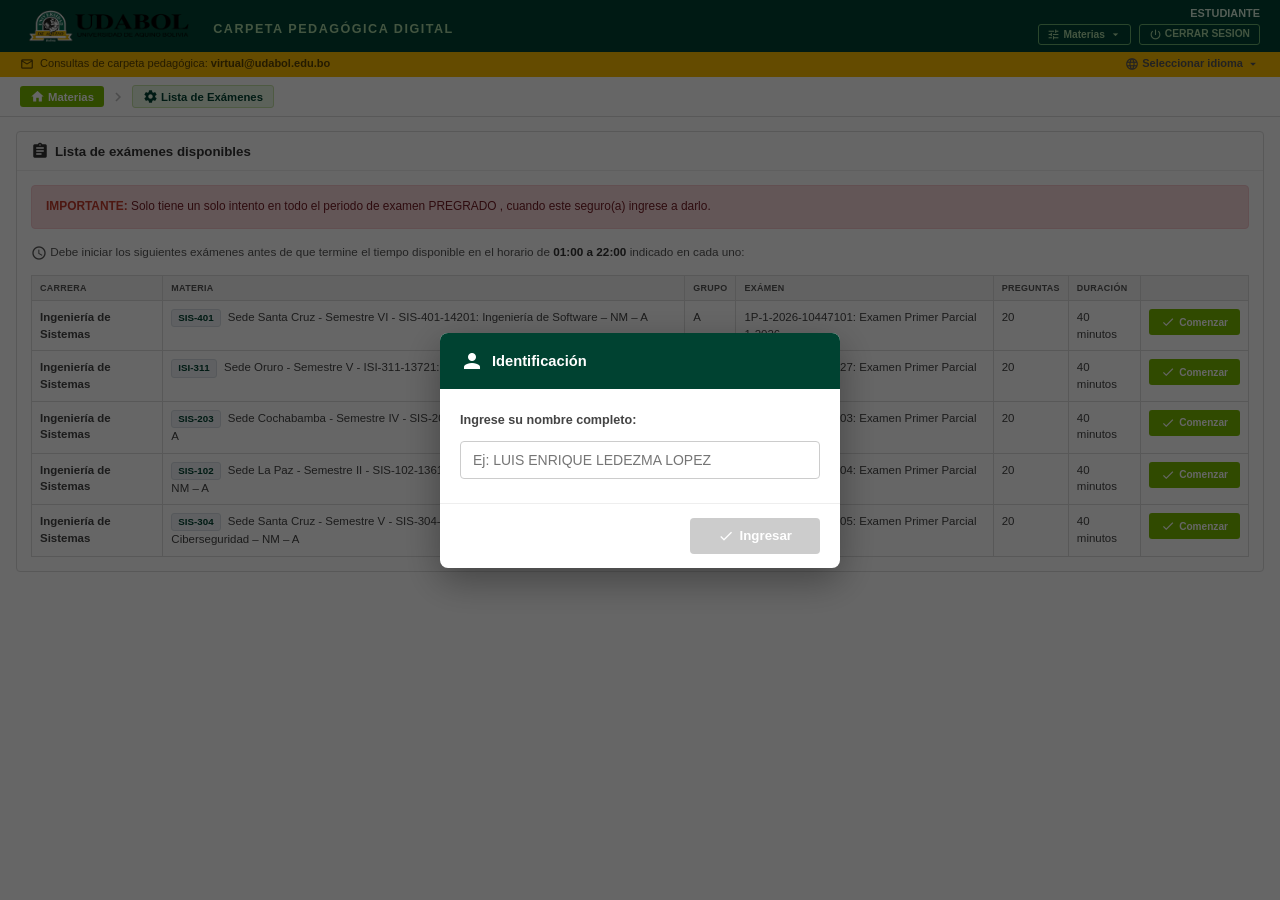
<file: index.html>
<!DOCTYPE html>
<html lang="es">
<head>
    <meta charset="UTF-8">
    <meta name="viewport" content="width=device-width, initial-scale=1.0">
    <title>Lista de Exámenes | UDABOL</title>
    <link href="https://fonts.googleapis.com/icon?family=Material+Icons" rel="stylesheet">
    <link href="https://fonts.googleapis.com/css2?family=Roboto:wght@400;500;700&display=swap" rel="stylesheet">
    <link rel="stylesheet" href="stile.css">
    <script src="data/examData.js"></script>
    <style>
        *, *::before, *::after { box-sizing: border-box; margin: 0; padding: 0; }
        body {
            font-family: -apple-system, BlinkMacSystemFont, "Segoe UI", Arial, sans-serif;
            font-size: 14px;
            background: #ffffff;
            color: #333333;
            min-height: 100vh;
        }

        /* ── TOP BAR ── */
        .topbar {
            background-color: #004231;
            color: #fff;
            display: flex;
            justify-content: space-between;
            align-items: center;
            padding: 7px 20px;
            gap: 12px;
        }
        .topbar-left  { display: flex; align-items: center; gap: 16px; }
        .topbar-right { display: flex; align-items: center; }
        .logo-box {
            background: transparent;
            border-radius: 3px;
            padding: 3px 8px;
            display: flex;
            align-items: center;
        }
        .logo-img { height: 32px; width: auto; display: block; object-fit: contain; }
        .topbar-center-title {
            font-size: 0.9em;
            font-weight: 700;
            letter-spacing: 1.5px;
            color: #a8d5a2;
            margin-top: 5px;
        }
        .topbar-userblock {
            display: flex;
            flex-direction: column;
            align-items: flex-end;
            gap: 3px;
        }
        .topbar-username {
            font-size: 0.78em;
            font-weight: 700;
            color: #d4edda;
            line-height: 1.2;
            text-align: right;
        }
        .btn-cerrar-sesion {
            background: transparent;
            border: 1px solid #6aaf6e;
            color: #a8d5a2;
            border-radius: 3px;
            padding: 3px 9px;
            font-size: 0.73em;
            font-weight: 700;
            cursor: pointer;
            white-space: nowrap;
        }

        /* ── ALERT BAR ── */
        .alertbar {
            background-color: #fcbb00;
            border-bottom: 1px solid #fcbb00;
            padding: 5px 20px;
            display: flex;
            justify-content: space-between;
            align-items: center;
            font-size: 0.79em;
            color: #5a4300;
            flex-wrap: wrap;
            gap: 6px;
        }
        .alertbar a { color: #5a4300; font-weight: 700; text-decoration: none; }
        .alertbar-lang { cursor: pointer; font-weight: 700; color: #555; white-space: nowrap; }

        /* ── BREADCRUMB ── */
        .breadcrumb-bar {
            background: #fff;
            border-bottom: 1px solid #ddd;
            padding: 8px 20px;
            display: flex;
            align-items: center;
            flex-wrap: wrap;
            gap: 5px;
            font-size: 0.81em;
        }
        .crumb {
            padding: 3px 10px;
            border-radius: 3px;
            font-weight: 600;
            white-space: nowrap;
            display: inline-flex;
            align-items: center;
            gap: 3px;
        }
        .crumb-green  { background: #79ba01; color: #fff; }
        .crumb-active { background: #e8f5e1; color: #004231; border: 1px solid #c5e1a5; }
        .crumb-sep    { color: #bbb; font-size: 18px !important; vertical-align: middle; }
        .crumb-icon   { font-size: 15px !important; }

        /* ── CARD ── */
        .start-body { padding: 14px 16px; }
        .start-card {
            background: #fff;
            border: 1px solid #ddd;
            border-radius: 4px;
            overflow: hidden;
        }
        .start-card-header {
            padding: 10px 14px;
            font-size: 0.95em;
            font-weight: 700;
            color: #333;
            border-bottom: 1px solid #eee;
            display: flex;
            align-items: center;
            gap: 6px;
        }
        .start-card-content { padding: 14px; }

        /* Aviso rojo */
        .start-important {
            background: #f8d7da;
            border: 1px solid #f5c6cb;
            border-radius: 4px;
            padding: 12px 14px;
            font-size: 0.85em;
            color: #721c24;
            line-height: 1.5;
            margin-bottom: 14px;
        }
        .start-important strong { color: #c0392b; }

        /* Horario */
        .start-horario {
            font-size: 0.84em;
            color: #555;
            line-height: 1.55;
            margin-bottom: 14px;
        }
        .start-horario strong { color: #333; }

        /* Tabla */
        .start-table-wrap { overflow-x: auto; }
        .start-exam-table {
            width: 100%;
            border-collapse: collapse;
            font-size: 0.82em;
        }
        .start-exam-table th {
            background: #f5f5f5;
            border: 1px solid #ddd;
            padding: 7px 8px;
            text-align: left;
            font-weight: 700;
            color: #555;
            font-size: 0.78em;
            text-transform: uppercase;
            letter-spacing: 0.3px;
            white-space: nowrap;
        }
        .start-exam-table td {
            border: 1px solid #ddd;
            padding: 8px 8px;
            color: #444;
            vertical-align: top;
            line-height: 1.45;
        }

        /* Botón Comenzar */
        .btn-comenzar {
            background: #79ba01;
            color: #fff;
            border: none;
            border-radius: 3px;
            padding: 6px 12px;
            font-size: 0.88em;
            font-weight: 600;
            cursor: pointer;
            white-space: nowrap;
            display: inline-flex;
            align-items: center;
            gap: 4px;
        }
        .btn-comenzar:hover { background: #6aa500; }

        .hidden { display: none !important; }

        /* ── MODAL NOMBRE ── */
        .name-modal-bg {
            position: fixed; inset: 0;
            background: rgba(0,0,0,0.6);
            display: flex; align-items: center; justify-content: center;
            z-index: 5000; padding: 16px;
        }
        .name-modal {
            background: #fff; border-radius: 8px;
            max-width: 400px; width: 100%;
            box-shadow: 0 12px 38px rgba(0,0,0,0.35);
            overflow: hidden;
            animation: nmIn 0.25s ease;
        }
        @keyframes nmIn { from{transform:scale(0.9);opacity:0} to{transform:scale(1);opacity:1} }
        .name-modal-header {
            background: #004231; color: #fff;
            padding: 16px 20px; font-size: 1.05em;
            font-weight: 700; display: flex; align-items: center; gap: 8px;
        }
        .name-modal-body {
            padding: 24px 20px;
            display: flex; flex-direction: column; gap: 14px;
        }
        .name-modal-body label {
            font-size: 0.9em; color: #444; font-weight: 600;
        }
        .name-modal-body input {
            width: 100%; padding: 10px 12px;
            border: 1px solid #ccc; border-radius: 4px;
            font-size: 1em; outline: none;
        }
        .name-modal-body input:focus {
            border-color: #79ba01; box-shadow: 0 0 0 2px rgba(121,186,1,0.2);
        }
        .name-modal-footer {
            padding: 14px 20px; border-top: 1px solid #eee;
            display: flex; justify-content: flex-end;
        }
        .btn-guardar-nombre {
            background: #79ba01; color: #fff;
            border: none; border-radius: 4px;
            padding: 10px 28px; font-size: 0.95em;
            font-weight: 700; cursor: pointer;
            display: flex; align-items: center; gap: 6px;
        }
        .btn-guardar-nombre:hover { background: #6aa500; }
        .btn-guardar-nombre:disabled { background: #ccc; cursor: not-allowed; }

        

        /* ── RESPONSIVE MOBILE ── */
        @media (max-width: 600px) {
            .topbar-center-title { display: none; }
            .topbar { padding: 6px 10px; }
            .topbar-username {
                max-width: 150px; font-size: 0.74em;
                overflow: hidden; text-overflow: ellipsis; white-space: nowrap;
            }
            .alertbar {
                flex-direction: column; align-items: flex-start;
                font-size: 0.75em; padding: 5px 10px;
            }
            .breadcrumb-bar { padding: 7px 10px; font-size: 0.75em; }
            .start-body { padding: 10px; }
            .start-card-header { font-size: 0.9em; }
            .start-card-content { padding: 10px; }
            .start-important { font-size: 0.82em; }
            .start-horario { font-size: 0.8em; }
            .start-exam-table { font-size: 0.75em; }
            .start-exam-table td,
            .start-exam-table th { padding: 6px 5px; }
        }
    </style>
</head>
<body>

<!-- TOP BAR -->
<div class="topbar">
    <div class="topbar-left">
        <div class="logo-box">
            <img src="udabol-logo.png" alt="UDABOL" class="logo-img">
        </div>
        <span class="topbar-center-title">CARPETA PEDAGÓGICA DIGITAL</span>
    </div>
    <div class="topbar-right">
        <div class="topbar-userblock">
            <span class="topbar-username" id="topbar-username">ESTUDIANTE</span>
            <div class="topbar-actions-row">
                <div class="dropdown-anchor">
                    <button class="btn-select-carrera" id="btn-select-carrera" onclick="toggleConfigDropdown(event)" title="Configurar Carrera y Materias a mostrar">
                        <span class="material-icons" style="font-size:13px;vertical-align:middle;">tune</span>
                        <span id="btn-career-name">Materias</span>
                        <span class="material-icons" style="font-size:13px;vertical-align:middle;">arrow_drop_down</span>
                    </button>
                    <!-- PANEL DESPLEGABLE CON FORMULARIO ANIDADO Y SWITCHES -->
                    <div id="config-dropdown" class="config-dropdown hidden" onclick="event.stopPropagation()">
                        <div class="config-dropdown-header">
                            <span class="config-dropdown-title">
                                <span class="material-icons" style="font-size:17px;vertical-align:middle;">tune</span>
                                CARRERA Y MATERIAS
                            </span>
                            <button class="config-btn-close" onclick="closeConfigDropdown()" title="Cerrar">
                                <span class="material-icons" style="font-size:18px;">close</span>
                            </button>
                        </div>
                        <div class="config-dropdown-body">
                            <div>
                                <div class="config-section-label">
                                    <span class="material-icons" style="font-size:15px;vertical-align:middle;">school</span>
                                    1. Seleccionar Carrera:
                                </div>
                                <div class="career-pill-grid" id="career-pill-grid">
                                    <!-- 6 Carreras renderizadas interactivamente -->
                                </div>
                            </div>
                            <div>
                                <div class="config-section-label" style="margin-top:4px;">
                                    <span class="material-icons" style="font-size:15px;vertical-align:middle;">toggle_on</span>
                                    2. Materias a mostrar en la tabla:
                                </div>
                                <div class="config-toolbar">
                                    <span>Visibles: <strong id="enabled-subjects-count" style="color:#004231;">5</strong> de <span id="total-career-subjects">5</span></span>
                                    <div>
                                        <button type="button" class="config-link-btn" onclick="setAllCurrentSubjects(true)">Todas</button>
                                        <span style="color:#bbb;">|</span>
                                        <button type="button" class="config-link-btn" onclick="setAllCurrentSubjects(false)">Ninguna</button>
                                    </div>
                                </div>
                                <div class="config-subjects-list" id="config-subjects-list">
                                    <!-- Switches generados por JS -->
                                </div>
                            </div>
                        </div>
                        <div class="config-dropdown-footer">
                            <span style="font-size:0.75em;color:#777;">Los cambios se aplican al instante</span>
                            <button type="button" class="btn-aplicar-config" onclick="closeConfigDropdown()">
                                LISTO
                            </button>
                        </div>
                    </div>
                </div>
                <button class="btn-cerrar-sesion" onclick="cerrarSesion()">
                    <span class="material-icons" style="font-size:13px;vertical-align:middle;">power_settings_new</span>
                    CERRAR SESION
                </button>
            </div>
        </div>
    </div>
</div>

<!-- BARRA AMARILLA -->
<div class="alertbar">
    <span>
        <span class="material-icons" style="font-size:14px;vertical-align:middle;margin-right:3px;">mail_outline</span>
        Consultas de carpeta pedagógica:
        <a href="mailto:virtual@udabol.edu.bo">virtual@udabol.edu.bo</a>
    </span>
    <span class="alertbar-lang">
        <span class="material-icons" style="font-size:14px;vertical-align:middle;">language</span>
        Seleccionar idioma
        <span class="material-icons" style="font-size:14px;vertical-align:middle;">arrow_drop_down</span>
    </span>
</div>

<!-- BREADCRUMB -->
<div class="breadcrumb-bar">
    <span class="crumb crumb-green">
        <span class="material-icons crumb-icon">home</span> Materias
    </span>
    <span class="material-icons crumb-sep">chevron_right</span>
    <span class="crumb crumb-active">
        <span class="material-icons crumb-icon">settings</span> Lista de Exámenes
    </span>
</div>

<!-- CARD DE EXÁMENES -->
<div class="start-body">
    <div class="start-card">
        <div class="start-card-header">
            <span class="material-icons" style="font-size:18px;vertical-align:middle;">assignment</span>
            Lista de exámenes disponibles
        </div>
        <div class="start-card-content">
            <div class="start-important">
                <strong>IMPORTANTE:</strong> Solo tiene un solo intento en todo el periodo de examen PREGRADO , cuando este seguro(a) ingrese a darlo.
            </div>

            <p class="start-horario">
                <span class="material-icons" style="font-size:16px;vertical-align:middle;">schedule</span>
                Debe iniciar los siguientes exámenes antes de que termine el tiempo disponible en el horario de <strong>01:00 a 22:00</strong> indicado en cada uno:
            </p>
            <div class="start-table-wrap">
                <table class="start-exam-table">
                    <thead>
                        <tr>
                            <th>CARRERA</th>
                            <th>MATERIA</th>
                            <th>GRUPO</th>
                            <th>EXÁMEN</th>
                            <th>PREGUNTAS</th>
                            <th>DURACIÓN</th>
                            <th></th>
                        </tr>
                    </thead>
                    <tbody id="exam-table-body">
                        <!-- Materias filtradas renderizadas dinámicamente -->
                    </tbody>
                </table>
            </div>
        </div>
    </div>
</div>

<!-- MODAL NOMBRE -->
<div id="name-modal" class="name-modal-bg hidden">
    <div class="name-modal">
        <div class="name-modal-header">
            <span class="material-icons">person</span> Identificación
        </div>
        <div class="name-modal-body">
            <label for="input-nombre">Ingrese su nombre completo:</label>
            <input type="text" id="input-nombre" placeholder="Ej: LUIS ENRIQUE LEDEZMA LOPEZ" autocomplete="name" maxlength="60">
        </div>
        <div class="name-modal-footer">
            <button class="btn-guardar-nombre" id="btn-guardar-nombre" onclick="guardarNombre()" disabled>
                <span class="material-icons" style="font-size:16px;">check</span> Ingresar
            </button>
        </div>
    </div>
</div>

<script>
const NAME_KEY = 'udabol_user_name';
const CAREER_KEY = 'udabol_selected_career_id';
const SUBJECT_KEY = 'udabol_selected_subject_id';
const VISIBLE_KEY = 'udabol_visible_subjects';

let currentCareerId = localStorage.getItem(CAREER_KEY) || 'sistemas';
let visibleSubjectsMap = {};

try {
    const raw = localStorage.getItem(VISIBLE_KEY);
    visibleSubjectsMap = raw ? JSON.parse(raw) : {};
} catch(e) { visibleSubjectsMap = {}; }

function isSubjectVisible(subjectId) {
    if (visibleSubjectsMap[subjectId] !== undefined) {
        return visibleSubjectsMap[subjectId];
    }
    return true; // Por defecto visible
}

function saveVisibleSubjects() {
    localStorage.setItem(VISIBLE_KEY, JSON.stringify(visibleSubjectsMap));
}

/* ── Control del Dropdown ── */
function toggleConfigDropdown(e) {
    if (e) e.stopPropagation();
    const dropdown = document.getElementById('config-dropdown');
    dropdown.classList.toggle('hidden');
    if (!dropdown.classList.contains('hidden')) {
        renderCareerPills();
        renderDropdownSubjectSwitches();
    }
}

function closeConfigDropdown() {
    const dropdown = document.getElementById('config-dropdown');
    if (dropdown) dropdown.classList.add('hidden');
}

// Cerrar si se hace clic fuera del menú
document.addEventListener('click', (e) => {
    const dropdown = document.getElementById('config-dropdown');
    const btn = document.getElementById('btn-select-carrera');
    if (dropdown && !dropdown.classList.contains('hidden')) {
        if (!dropdown.contains(e.target) && (!btn || !btn.contains(e.target))) {
            closeConfigDropdown();
        }
    }
});

function getCareersList() {
    if (typeof UDABOL_EXAM_DATA !== 'undefined' && UDABOL_EXAM_DATA && UDABOL_EXAM_DATA.carreras) {
        return UDABOL_EXAM_DATA.carreras;
    }
    if (typeof window !== 'undefined' && window.UDABOL_EXAM_DATA && window.UDABOL_EXAM_DATA.carreras) {
        return window.UDABOL_EXAM_DATA.carreras;
    }
    return [];
}

/* ── Renderizado de Carreras (Pills Interactivas) ── */
function renderCareerPills() {
    const grid = document.getElementById('career-pill-grid');
    const carreras = getCareersList();
    if (!grid || !carreras.length) return;

    grid.innerHTML = '';
    carreras.forEach(carrera => {
        const btn = document.createElement('button');
        btn.type = 'button';
        btn.className = 'career-pill-btn' + (carrera.id === currentCareerId ? ' active' : '');
        btn.innerHTML = `
            <span class="material-icons career-pill-icon">${carrera.icono}</span>
            <span>${carrera.nombre}</span>
        `;
        btn.onclick = () => selectCareer(carrera.id);
        grid.appendChild(btn);
    });
}

function selectCareer(newCareerId) {
    currentCareerId = newCareerId;
    localStorage.setItem(CAREER_KEY, newCareerId);
    renderCareerPills();
    renderDropdownSubjectSwitches();
    renderSubjectsTable();
}

/* ── Switches de materias en Dropdown ── */
function renderDropdownSubjectSwitches() {
    const list = document.getElementById('config-subjects-list');
    const carrera = getCareerById(currentCareerId);
    if (!list || !carrera) return;

    list.innerHTML = '';
    let visibleCount = 0;

    carrera.subjects.forEach(subject => {
        const isChecked = isSubjectVisible(subject.id);
        if (isChecked) visibleCount++;

        const row = document.createElement('div');
        row.className = 'config-subject-row';
        row.innerHTML = `
            <div class="config-subject-info">
                <span class="config-subject-title">
                    <span class="materia-tag-code">${subject.codigo}</span>
                    ${subject.nombre}
                </span>
                <span class="config-subject-sub">${subject.semestre} – Grupo ${subject.grupo}</span>
            </div>
            <label class="udabol-switch" title="Mostrar u ocultar materia en la lista">
                <input type="checkbox" id="switch-${subject.id}" ${isChecked ? 'checked' : ''} onchange="onToggleSubject('${subject.id}', this.checked)">
                <span class="udabol-slider"></span>
            </label>
        `;
        list.appendChild(row);
    });

    const countEl = document.getElementById('enabled-subjects-count');
    const totalEl = document.getElementById('total-career-subjects');
    if (countEl) countEl.textContent = visibleCount;
    if (totalEl) totalEl.textContent = carrera.subjects.length;
}

function onToggleSubject(subjectId, isChecked) {
    visibleSubjectsMap[subjectId] = isChecked;
    saveVisibleSubjects();

    const carrera = getCareerById(currentCareerId);
    if (carrera) {
        let visibleCount = 0;
        carrera.subjects.forEach(s => {
            if (isSubjectVisible(s.id)) visibleCount++;
        });
        const countEl = document.getElementById('enabled-subjects-count');
        if (countEl) countEl.textContent = visibleCount;
    }

    renderSubjectsTable();
}

function setAllCurrentSubjects(enable) {
    const carrera = getCareerById(currentCareerId);
    if (!carrera) return;

    carrera.subjects.forEach(s => {
        visibleSubjectsMap[s.id] = enable;
    });
    saveVisibleSubjects();
    renderDropdownSubjectSwitches();
    renderSubjectsTable();
}

/* ── Renderizado de la tabla de exámenes ── */
function renderSubjectsTable() {
    const tbody = document.getElementById('exam-table-body');
    const carrera = getCareerById(currentCareerId);
    if (!tbody || !carrera) return;

    // Mantener el botón de la barra superior discreto
    const btnName = document.getElementById('btn-career-name');
    if (btnName) btnName.textContent = 'Materias';

    tbody.innerHTML = '';
    const visibleSubjects = carrera.subjects.filter(s => isSubjectVisible(s.id));

    if (visibleSubjects.length === 0) {
        tbody.innerHTML = `
            <tr>
                <td colspan="7" style="text-align:center; padding: 32px 14px; background:#fafbfa; color:#666;">
                    <span class="material-icons" style="font-size:34px; color:#bbb; display:block; margin-bottom:6px;">filter_alt_off</span>
                    No hay materias habilitadas para mostrar en <strong>${carrera.nombre}</strong>.<br>
                    <button type="button" class="config-link-btn" onclick="toggleConfigDropdown(event)" style="margin-top:8px; font-size:0.95em;">
                        Abrir menú para habilitar materias
                    </button>
                </td>
            </tr>
        `;
        return;
    }

    visibleSubjects.forEach(subject => {
        const tr = document.createElement('tr');
        tr.innerHTML = `
            <td><strong>${carrera.nombre}</strong></td>
            <td>
                <span class="materia-tag-code">${subject.codigo}</span>
                ${subject.sede} - ${subject.semestre} - ${subject.siglaCompleta}
            </td>
            <td>${subject.grupo}</td>
            <td>${subject.examen}</td>
            <td>${subject.preguntasCount}</td>
            <td>${subject.duracion}</td>
            <td>
                <button class="btn-comenzar" onclick="comenzarExamenSubject('${subject.id}')">
                    <span class="material-icons" style="font-size:14px;vertical-align:middle;">check</span> Comenzar
                </button>
            </td>
        `;
        tbody.appendChild(tr);
    });
}

function comenzarExamenSubject(subjectId) {
    localStorage.setItem(SUBJECT_KEY, subjectId);
    localStorage.setItem(CAREER_KEY, currentCareerId);
    localStorage.setItem('udabol_start_ts', String(Date.now()));
    localStorage.setItem('udabol_exam_started', 'true');
    // Limpiar estado previo para un nuevo intento limpio
    localStorage.removeItem('udabol_exam_state_' + subjectId);
    localStorage.removeItem('udabol_exam_state');
    window.location.href = 'examen.html';
}

function guardarNombre() {
    const input = document.getElementById('input-nombre');
    const nombre = input.value.trim().toUpperCase();
    if (!nombre) return;
    localStorage.setItem(NAME_KEY, nombre);
    document.getElementById('topbar-username').textContent = nombre;
    document.getElementById('name-modal').classList.add('hidden');
}

function cerrarSesion() {
    localStorage.removeItem(NAME_KEY);
    localStorage.removeItem('udabol_start_ts');
    localStorage.removeItem('udabol_exam_started');
    localStorage.removeItem('udabol_exam_state');
    localStorage.removeItem(SUBJECT_KEY);
    window.location.reload();
}

// Al cargar la página
window.addEventListener('DOMContentLoaded', () => {
    // Inicializar dropdown y materias
    renderCareerPills();
    renderSubjectsTable();

    const savedName = localStorage.getItem(NAME_KEY);
    if (savedName) {
        document.getElementById('topbar-username').textContent = savedName;
    } else {
        document.getElementById('name-modal').classList.remove('hidden');
    }
    // Habilitar botón cuando hay texto
    const inp = document.getElementById('input-nombre');
    const btn = document.getElementById('btn-guardar-nombre');
    inp.addEventListener('input', () => {
        btn.disabled = inp.value.trim().length === 0;
    });
    inp.addEventListener('keydown', (e) => {
        if (e.key === 'Enter' && inp.value.trim()) guardarNombre();
    });
});
</script>

<!-- Service Worker -->
<script>
if ('serviceWorker' in navigator) {
    window.addEventListener('load', () => {
        navigator.serviceWorker.register('./sw.js')
            .then(r => console.log('SW registrado:', r.scope))
            .catch(e => console.log('SW error:', e));
    });
}
</script>
</body>
</html>
</file>
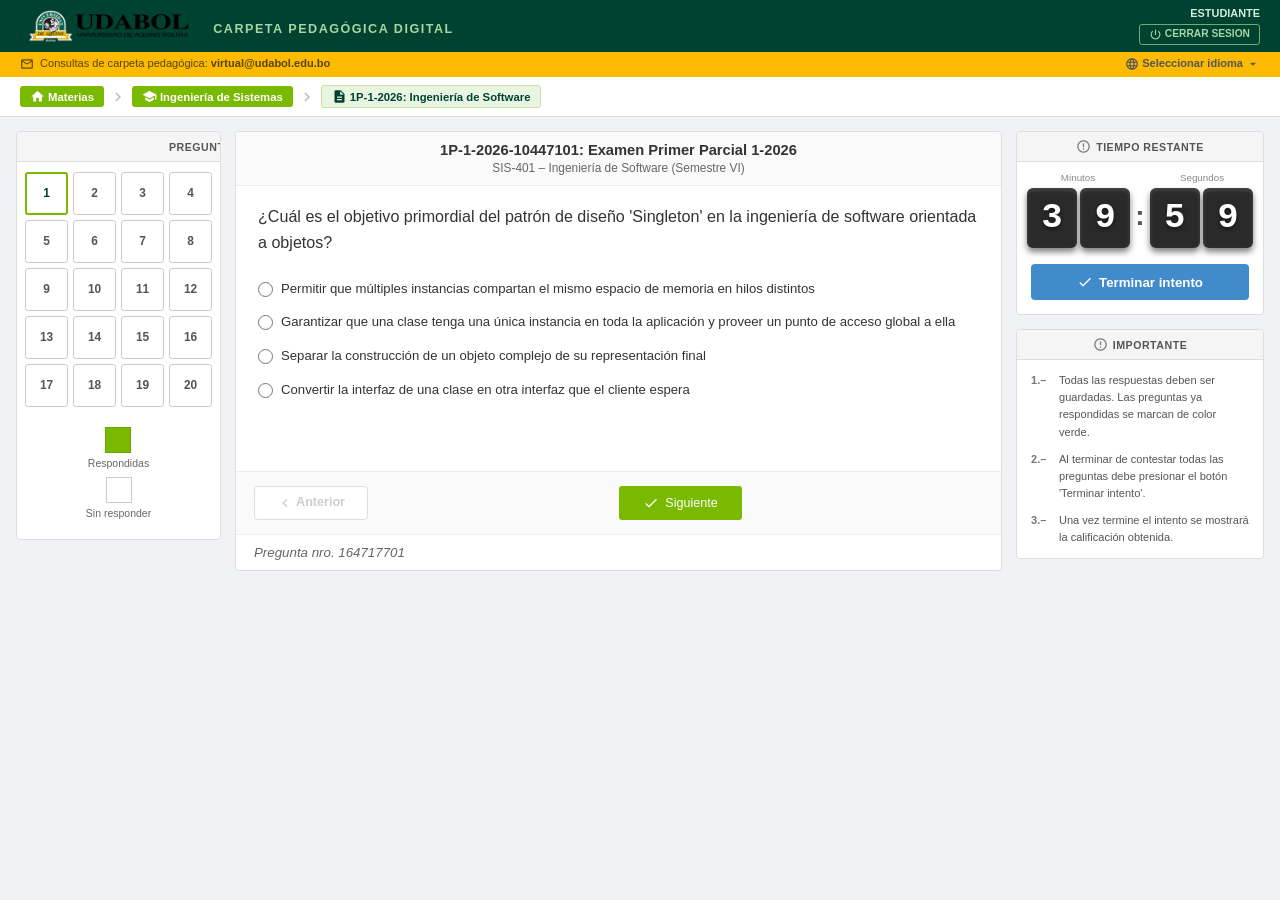
<file: examen.html>
<!DOCTYPE html>
<html lang="es">
<head>
    <meta charset="UTF-8">
    <meta name="viewport" content="width=device-width, initial-scale=1.0">
    <title>Examen Primer Parcial – Atención Primaria | UDABOL</title>
    <link href="https://fonts.googleapis.com/icon?family=Material+Icons" rel="stylesheet">
    <link href="https://fonts.googleapis.com/css2?family=Roboto:wght@400;500;700&display=swap" rel="stylesheet">
    <link rel="stylesheet" href="stile.css">
    <script src="data/examData.js"></script>
</head>
<body>

<!-- TOP BAR -->
<div class="topbar">
    <div class="topbar-left">
        <div class="logo-box">
            <img src="udabol-logo.png" alt="UDABOL" class="logo-img">
        </div>
        <span class="topbar-center-title">CARPETA PEDAGÓGICA DIGITAL</span>
    </div>
    <div class="topbar-right">
        <div class="topbar-userblock">
            <span class="topbar-username" id="topbar-username">ESTUDIANTE</span>
            <button class="btn-cerrar-sesion" onclick="finishAttempt()">
                <span class="material-icons" style="font-size:13px;vertical-align:middle;">power_settings_new</span>
                CERRAR SESION
            </button>
        </div>
    </div>
</div>

<!-- BARRA AMARILLA -->
<div class="alertbar">
    <span>
        <span class="material-icons alertbar-icon">mail_outline</span>
        Consultas de carpeta pedagógica:
        <a href="mailto:virtual@udabol.edu.bo">virtual@udabol.edu.bo</a>
    </span>
    <span class="alertbar-lang">
        <span class="material-icons" style="font-size:14px;vertical-align:middle;">language</span>
        Seleccionar idioma
        <span class="material-icons" style="font-size:14px;vertical-align:middle;">arrow_drop_down</span>
    </span>
</div>


<!-- ══════ EXAM SCREEN ══════ -->
<div id="exam-screen">


<!-- BREADCRUMB -->
<div class="breadcrumb-bar">
    <a href="index.html" class="crumb crumb-green" style="text-decoration: none;">
        <span class="material-icons crumb-icon">home</span> Materias
    </a>
    <span class="material-icons crumb-sep">chevron_right</span>
    <span class="crumb crumb-green">
        <span class="material-icons crumb-icon">school</span> <span id="crumb-career">Carrera</span>
    </span>
    <span class="material-icons crumb-sep">chevron_right</span>
    <span class="crumb crumb-active">
        <span class="material-icons crumb-icon">description</span>
        <span id="crumb-subject">1P-1-2026: Examen Primer Parcial</span>
    </span>
</div>

<!-- GRID 3 COLUMNAS -->
<div class="page-grid">
    <aside class="col-left">
        <div class="white-box">
            <div class="box-header">
                <span class="material-icons box-header-icon">grid_view</span> PREGUNTAS
            </div>
            <div class="qnav-grid" id="qnav-grid"></div>
            <div class="legend-row">
                <div class="legend-item">
                    <div class="leg-swatch swatch-green"></div><span>Respondidas</span>
                </div>
                <div class="legend-item">
                    <div class="leg-swatch swatch-empty"></div><span>Sin responder</span>
                </div>
            </div>
        </div>
    </aside>

    <main class="col-center">
        <div class="white-box center-card">
            <div class="exam-meta">
                <div class="exam-meta-title" id="exam-meta-title">1P-1-2026: Examen Primer Parcial 1-2026</div>
                <div class="exam-meta-sub" id="exam-meta-sub">Materia</div>
            </div>
            <div class="question-body" id="question-body">
                <div class="loading-init"><div class="mini-spinner"></div><p>Cargando examen…</p></div>
            </div>
            <div class="question-actions">
                <button id="prev-btn" class="btn-prev" onclick="goBack()" disabled>
                    <span class="material-icons" style="font-size:16px;vertical-align:middle;">chevron_left</span> Anterior
                </button>
                <button id="next-btn" class="btn-next" onclick="saveAndNext()" disabled>
                    <span class="material-icons" style="font-size:16px;vertical-align:middle;">check</span> Siguiente
                </button>
            </div>
            <div class="question-footer"><span id="q-footer-nro">Pregunta nro. —</span></div>
        </div>
    </main>

    <aside class="col-right">
        <div class="white-box timer-card">
            <div class="box-header" style="justify-content: center;">
                <span class="material-icons box-header-icon">error_outline</span> TIEMPO RESTANTE
            </div>
            <div class="timer-block">
                <div class="timer-labels"><span>Minutos</span><span></span><span>Segundos</span></div>
                <div class="timer-digits" id="timer-digits">
                    <div class="digit" id="d0">4</div>
                    <div class="digit" id="d1">0</div>
                    <div class="t-sep">:</div>
                    <div class="digit" id="d2">0</div>
                    <div class="digit" id="d3">0</div>
                </div>
            </div>
            <div class="timer-btn-row">
                <button id="term-btn" class="btn-term" onclick="finishAttempt()">
                    <span class="material-icons" style="font-size:16px;vertical-align:middle;">check</span> Terminar intento
                </button>
            </div>
        </div>
        <div class="white-box info-card">
            <div class="box-header" style="justify-content: center;">
                <span class="material-icons box-header-icon">error_outline</span> IMPORTANTE
            </div>
            <ol class="info-list">
                <li>Todas las respuestas deben ser guardadas. Las preguntas ya respondidas se marcan de color verde.</li>
                <li>Al terminar de contestar todas las preguntas debe presionar el botón 'Terminar intento'.</li>
                <li>Una vez termine el intento se mostrará la calificación obtenida.</li>
            </ol>
        </div>
    </aside>
</div>
</div><!-- /exam-screen -->

<!-- STATUS / OVERLAY / MODAL -->
<div id="status-toast" class="toast hidden"></div>
<div id="page-overlay" class="page-overlay hidden"><div class="overlay-spinner"></div></div>
<div id="finish-modal" class="modal-bg hidden">
    <div class="modal-box">
        <div class="modal-header">
            <span class="material-icons" style="vertical-align:middle;margin-right:6px;">school</span> Intento Finalizado
        </div>
        <div class="modal-body">
            <p>Preguntas respondidas: <strong id="m-ans">—</strong> / <span id="m-total">20</span></p>
            <div class="modal-score-box">
                <div class="modal-score-sub">Calificación obtenida:</div>
                <div class="modal-score-num" id="m-score">— / 100</div>
                <div class="modal-score-sub" id="m-score-detail">— correctas</div>
            </div>
            <p class="modal-thanks">¡Examen concluido exitosamente!</p>
        </div>
        <div class="modal-footer" style="display:flex; justify-content:space-between; align-items:center; gap:8px;">
            <a href="index.html" class="btn-volver-materias">
                <span class="material-icons" style="font-size:16px;">arrow_back</span> Volver a Materias
            </a>
            <button class="btn-next" onclick="document.getElementById('finish-modal').classList.add('hidden')">
                <span class="material-icons" style="font-size:16px;vertical-align:middle;">visibility</span> Revisar
            </button>
        </div>
    </div>
</div>

<script>
// Obtener materia seleccionada desde localStorage
const SUBJECT_KEY = 'udabol_selected_subject_id';
const CAREER_KEY = 'udabol_selected_career_id';

let selectedSubjectId = localStorage.getItem(SUBJECT_KEY) || 'sis-soft';
let currentSubject = typeof getSubjectById === 'function' ? getSubjectById(selectedSubjectId) : null;

// Si no se encuentra, usar fallback
if (!currentSubject && window.UDABOL_EXAM_DATA) {
    currentSubject = UDABOL_EXAM_DATA.carreras[0].subjects[0];
}

const QUESTIONS = (currentSubject && currentSubject.preguntas) ? currentSubject.preguntas : [];

/* ════════════════════════════════════════════════════
   ESTADO DEL EXAMEN
════════════════════════════════════════════════════ */
const TOTAL       = QUESTIONS.length;
const DURATION    = 40 * 60; // 40 minutos en segundos
let qIndex        = 0;
let answers       = {};
let timerInterval = null;
let timeLeft      = DURATION;
let examStarted   = false;

const $  = id => document.getElementById(id);
const ov = s  => $('page-overlay').classList.toggle('hidden', !s);

/* ── Persistencia con localStorage por materia ── */
const STORAGE_KEY = 'udabol_exam_state_' + (currentSubject ? currentSubject.id : selectedSubjectId);
const START_TS_KEY = 'udabol_start_ts_' + (currentSubject ? currentSubject.id : selectedSubjectId);

function saveState() {
    const state = {
        examStarted: examStarted,
        startTimestamp: localStorage.getItem(START_TS_KEY),
        qIndex: qIndex,
        answers: answers
    };
    localStorage.setItem(STORAGE_KEY, JSON.stringify(state));
}

function loadState() {
    try {
        const raw = localStorage.getItem(STORAGE_KEY);
        if (!raw) return null;
        return JSON.parse(raw);
    } catch(e) { return null; }
}

function clearState() {
    localStorage.removeItem(STORAGE_KEY);
    localStorage.removeItem(START_TS_KEY);
}

/* ── Toast ── */
function toast(msg, cls = 'info', ms = 3500) {
    const el = $('status-toast');
    el.textContent = msg;
    el.className   = `toast ${cls}`;
    el.classList.remove('hidden');
    clearTimeout(el._t);
    el._t = setTimeout(() => el.classList.add('hidden'), ms);
}

/* ── Timer ── */
function renderTimer(t) {
    if (t < 0) t = 0;
    const m = String(Math.floor(t / 60)).padStart(2, '0');
    const s = String(t % 60).padStart(2, '0');
    ['d0','d1','d2','d3'].forEach((id, i) => $(id).textContent = (m + s)[i]);
    $('timer-digits').classList.toggle('digits-warn', t <= 300);
}

function startTimer() {
    if (timerInterval) return;
    timerInterval = setInterval(() => {
        const startTs = parseInt(localStorage.getItem(START_TS_KEY), 10) || Date.now();
        const elapsed = Math.floor((Date.now() - startTs) / 1000);
        timeLeft = Math.max(0, DURATION - elapsed);
        renderTimer(timeLeft);
        saveState();
        if (timeLeft <= 0) {
            clearInterval(timerInterval);
            toast('¡Tiempo terminado!', 'warn', 8000);
            finishAttempt(true);
        }
    }, 1000);
}

/* ── Navegación lateral ── */
function buildNav() {
    const grid = $('qnav-grid');
    grid.innerHTML = '';
    for (let i = 0; i < TOTAL; i++) {
        const btn = document.createElement('button');
        btn.id = `qb-${i}`;
        btn.textContent = i + 1;
        btn.className = 'qbtn';
        btn.onclick   = () => { recordCurrent(); loadQ(i); };
        grid.appendChild(btn);
    }
    refreshNav();
}

function refreshNav() {
    for (let i = 0; i < TOTAL; i++) {
        const btn = $(`qb-${i}`);
        if (!btn) continue;
        btn.className = 'qbtn';
        if (i === qIndex)       btn.classList.add('qbtn-active');
        if (answers[i] != null) btn.classList.add('qbtn-done');
    }
}

function recordCurrent() {
    const sel = document.querySelector('input[name="opt"]:checked');
    if (sel) { answers[qIndex] = sel.value; refreshNav(); saveState(); }
}

function loadQ(idx) {
    if (idx < 0 || idx >= TOTAL) return;
    qIndex = idx;
    const q = QUESTIONS[idx], saved = answers[idx];
    $('question-body').innerHTML = `
        <p class="q-text">${q.text}</p>
        <div class="options-list">
            ${['a','b','c','d'].map(o => `
            <label class="option-row" id="lb-${o}">
                <input type="radio" name="opt" value="${o}" ${saved === o ? 'checked' : ''} onchange="onPick('${o}')">
                ${q.options[o]}
            </label>`).join('')}
        </div>`;
    $('q-footer-nro').textContent = `Pregunta nro. 1647177${String(q.id).padStart(2, '0')}`;
    refreshNav();
    $('prev-btn').disabled = idx === 0;
    saveState();
}

function onPick(val) {
    document.querySelectorAll('.option-row').forEach(l => l.classList.remove('option-selected'));
    const lbl = $(`lb-${val}`);
    if (lbl) lbl.classList.add('option-selected');
    answers[qIndex] = val;
    refreshNav();
    saveState();
}

function goBack() { recordCurrent(); if (qIndex > 0) loadQ(qIndex - 1); }

function saveAndNext() {
    recordCurrent();
    if (qIndex < TOTAL - 1) loadQ(qIndex + 1);
    else toast('Última pregunta. Puedes terminar el intento.', 'info', 5000);
}

function finishAttempt(auto = false) {
    if (!auto && !confirm('¿Estás seguro de que quieres terminar el intento?')) return;
    clearInterval(timerInterval);
    
    // Calcular puntaje
    let correctCount = 0;
    QUESTIONS.forEach((q, idx) => {
        if (answers[idx] && answers[idx].toLowerCase() === (q.correct || '').toLowerCase()) {
            correctCount++;
        }
    });
    const score = Math.round((correctCount / TOTAL) * 100);
    
    $('m-ans').textContent = Object.keys(answers).length;
    $('m-total').textContent = TOTAL;
    if ($('m-score')) $('m-score').textContent = `${score} / 100`;
    if ($('m-score-detail')) $('m-score-detail').textContent = `${correctCount} de ${TOTAL} respuestas correctas (${score}%)`;

    $('finish-modal').classList.remove('hidden');
    ['prev-btn','next-btn','term-btn'].forEach(id => {
        const el = $(id);
        if (el) el.disabled = true;
    });
    clearState();
    localStorage.removeItem('udabol_exam_started');
}

/* ════════════════════════════════════════════════════
   INICIO — carga directa del examen
════════════════════════════════════════════════════ */
window.addEventListener('DOMContentLoaded', () => {
    // Cargar nombre guardado
    const savedName = localStorage.getItem('udabol_user_name');
    if (savedName) {
        $('topbar-username').textContent = savedName;
    }

    // Actualizar datos de la materia en encabezado y migas
    if (currentSubject) {
        document.title = `Examen Primer Parcial – ${currentSubject.nombre} | UDABOL`;
        if ($('crumb-career')) {
            $('crumb-career').textContent = currentSubject.carreraNombre || 'Carrera';
        }
        if ($('crumb-subject')) {
            $('crumb-subject').textContent = `1P-1-2026: ${currentSubject.nombre}`;
        }
        if ($('exam-meta-title')) {
            $('exam-meta-title').textContent = currentSubject.examen || '1P-1-2026: Examen Primer Parcial 1-2026';
        }
        if ($('exam-meta-sub')) {
            $('exam-meta-sub').textContent = `${currentSubject.codigo} – ${currentSubject.nombre} (${currentSubject.semestre})`;
        }
    }

    // Si no hay timestamp de inicio para esta materia, crear uno ahora
    if (!localStorage.getItem(START_TS_KEY)) {
        localStorage.setItem(START_TS_KEY, String(Date.now()));
    }

    // Restaurar estado previo si existe
    const saved = loadState();
    if (saved && saved.examStarted) {
        answers = saved.answers || {};
        qIndex  = saved.qIndex || 0;
    }

    // Calcular tiempo restante
    const startTs = parseInt(localStorage.getItem(START_TS_KEY), 10);
    const elapsed = Math.floor((Date.now() - startTs) / 1000);
    timeLeft = Math.max(0, DURATION - elapsed);
    examStarted = true;

    renderTimer(timeLeft);
    buildNav();
    loadQ(qIndex);
    $('prev-btn').disabled = qIndex === 0;
    $('next-btn').disabled = false;

    if (timeLeft <= 0) {
        toast('¡Tiempo terminado!', 'warn', 8000);
        finishAttempt(true);
    } else {
        startTimer();
        saveState();
    }
});

/* ════════════════════════════════════════════════════
   REGISTRO DEL SERVICE WORKER (Para funcionar Offline)
════════════════════════════════════════════════════ */
if ('serviceWorker' in navigator) {
    window.addEventListener('load', () => {
        navigator.serviceWorker.register('./sw.js')
            .then(r => console.log('SW registrado:', r.scope))
            .catch(e => console.log('SW error:', e));
    });
}
</script>
</body>
</html>
</file>
<file: stile.css>
/* ============================================================
   UDABOL – Réplica exacta (desktop + mobile)
   ============================================================ */

*, *::before, *::after { box-sizing: border-box; margin: 0; padding: 0; }

body {
    font-family: -apple-system, BlinkMacSystemFont, "Segoe UI", Arial, sans-serif;
    font-size: 14px;
    background: #f0f2f5;
    color: #333;
    min-height: 100vh;
}

/* ════════════════════════════════════
   START SCREEN — Réplica UDABOL
════════════════════════════════════ */
#start-screen {
    background: #1a1a1a;
    min-height: calc(100vh - 90px);
}
.start-body {
    padding: 14px 16px;
}
.start-card {
    background: #fff;
    border: 1px solid #ddd;
    border-radius: 4px;
    overflow: hidden;
}
.start-card-header {
    padding: 10px 14px;
    font-size: 0.95em;
    font-weight: 700;
    color: #333;
    border-bottom: 1px solid #eee;
    display: flex;
    align-items: center;
    gap: 6px;
}
.start-card-content {
    padding: 14px;
}
/* Aviso rojo IMPORTANTE */
.start-important {
    background: #f8d7da;
    border: 1px solid #f5c6cb;
    border-radius: 4px;
    padding: 12px 14px;
    font-size: 0.85em;
    color: #721c24;
    line-height: 1.5;
    margin-bottom: 14px;
}
.start-important strong {
    color: #c0392b;
}
/* Horario */
.start-horario {
    font-size: 0.84em;
    color: #555;
    line-height: 1.55;
    margin-bottom: 14px;
}
.start-horario strong {
    color: #333;
}
/* Tabla de exámenes */
.start-table-wrap {
    overflow-x: auto;
}
.start-exam-table {
    width: 100%;
    border-collapse: collapse;
    font-size: 0.82em;
}
.start-exam-table th {
    background: #f5f5f5;
    border: 1px solid #ddd;
    padding: 7px 8px;
    text-align: left;
    font-weight: 700;
    color: #555;
    font-size: 0.78em;
    text-transform: uppercase;
    letter-spacing: 0.3px;
    white-space: nowrap;
}
.start-exam-table td {
    border: 1px solid #ddd;
    padding: 8px 8px;
    color: #444;
    vertical-align: top;
    line-height: 1.45;
}
/* Botón Comenzar en la tabla */
.btn-comenzar {
    background: #79ba01;
    color: #fff;
    border: none;
    border-radius: 3px;
    padding: 6px 12px;
    font-size: 0.88em;
    font-weight: 600;
    cursor: pointer;
    white-space: nowrap;
    display: inline-flex;
    align-items: center;
    gap: 4px;
}
.btn-comenzar:hover {
    background: #6aa500;
}

/* ════════════════════════════════════
   TOP BAR
════════════════════════════════════ */
.topbar {
    background-color: #004231;
    color: #fff;
    display: flex;
    justify-content: space-between;
    align-items: center;
    padding: 7px 20px;
    gap: 12px;
}
.topbar-left  { display: flex; align-items: center; gap: 16px; }
.topbar-right { display: flex; align-items: center; }

.logo-box {
    background: transparent;
    border-radius: 3px;
    padding: 3px 8px;
    display: flex;
    align-items: center;
}
.logo-img { height: 32px; width: auto; display: block; object-fit: contain; }

.topbar-center-title {
    font-size: 0.9em;
    font-weight: 700;
    letter-spacing: 1.5px;
    color: #a8d5a2;
    margin-top: 5px;
}

.topbar-userblock {
    display: flex;
    flex-direction: column;
    align-items: flex-end;
    gap: 3px;
}
.topbar-username {
    font-size: 0.78em;
    font-weight: 700;
    color: #d4edda;
    line-height: 1.2;
    text-align: right;
}
.btn-cerrar-sesion {
    background: transparent;
    border: 1px solid #6aaf6e;
    color: #a8d5a2;
    border-radius: 3px;
    padding: 3px 9px;
    font-size: 0.73em;
    font-weight: 700;
    cursor: pointer;
    white-space: nowrap;
}

/* ════════════════════════════════════
   ALERT BAR
════════════════════════════════════ */
.alertbar {
    background-color: #fcbb00;
    border-bottom: 1px solid #fcbb00;
    padding: 5px 20px;
    display: flex;
    justify-content: space-between;
    align-items: center;
    font-size: 0.79em;
    color: #5a4300;
    flex-wrap: wrap;
    gap: 6px;
}
.alertbar a { color: #5a4300; font-weight: 700; text-decoration: none; }
.alertbar-lang { cursor: pointer; font-weight: 700; color: #555; white-space: nowrap; }
.alertbar-icon { font-size: 14px !important; vertical-align: middle; margin-right: 3px; }

/* ════════════════════════════════════
   BREADCRUMB
════════════════════════════════════ */
.breadcrumb-bar {
    background: #fff;
    border-bottom: 1px solid #ddd;
    padding: 8px 20px;
    display: flex;
    align-items: center;
    flex-wrap: wrap;
    gap: 5px;
    font-size: 0.81em;
}
.crumb {
    padding: 3px 10px;
    border-radius: 3px;
    font-weight: 600;
    white-space: nowrap;
    display: inline-flex;
    align-items: center;
    gap: 3px;
}
.crumb-green  { background: #79ba01; color: #fff; }
.crumb-active { background: #e8f5e1; color: #004231; border: 1px solid #c5e1a5; }
.crumb-sep    { color: #bbb; font-size: 18px !important; vertical-align: middle; }
.crumb-icon   { font-size: 15px !important; }

/* ════════════════════════════════════
   GRID PRINCIPAL  –  3 columnas
════════════════════════════════════ */
.page-grid {
    max-width: 1380px;
    margin: 0 auto;
    padding: 14px 16px;
    display: grid;
    grid-template-columns: 205px 1fr 248px;
    gap: 14px;
    align-items: start;
}

/* ════════════════════════════════════
   BOX BASE
════════════════════════════════════ */
.white-box {
    background: #fff;
    border: 1px solid #ddd;
    border-radius: 4px;
    overflow: hidden;
}
.box-header {
    background: #f5f5f5;
    border-bottom: 1px solid #ddd;
    padding: 7px 12px;
    font-size: 0.76em;
    font-weight: 700;
    color: #555;
    letter-spacing: 0.5px;
    text-transform: uppercase;
    display: flex;
    align-items: center;
    gap: 5px;
}
.box-header-icon { font-size: 15px !important; color: #777; }

/* ════════════════════════════════════
   COLUMNA IZQUIERDA – botones nav
════════════════════════════════════ */
.col-left .white-box { padding-bottom: 6px; }

.qnav-grid {
    display: grid;
    grid-template-columns: repeat(4, 1fr);
    gap: 5px;
    padding: 10px 8px;
}

/* Botón de pregunta — sin hover, simple */
.qbtn {
    aspect-ratio: 1;
    border: 1px solid #ccc;
    border-radius: 3px;
    background: #fff;
    color: #555;
    font-size: 0.85em;
    font-weight: 600;
    cursor: pointer;
    display: flex;
    align-items: center;
    justify-content: center;
    line-height: 1;
    /* Sin transición ni hover */
}

/* Activo (pregunta actual) */
.qbtn.qbtn-active {
    border: 2px solid #79ba01;
    color: #004231;
    font-weight: 700;
}

/* Respondida → verde sólido */
.qbtn.qbtn-done                    { background: #79ba01; color: #fff; border-color: #6aa500; }
.qbtn.qbtn-done.qbtn-active        { outline-color: #fff; }

/* Leyenda */
.legend-row {
    display: flex;
    justify-content: center;
    flex-direction: column;
    align-items: center;
    gap: 8px;
    padding: 10px 8px 14px;
}
.legend-item { display: flex; flex-direction: column; align-items: center; gap: 4px; font-size: 0.75em; color: #666; }
.leg-swatch  { width: 26px; height: 26px; border: 1px solid #ccc; flex-shrink: 0; display: flex; align-items: center; justify-content: center; box-sizing: border-box; }
.swatch-green { background: #79ba01; border-color: #6aa500; }
.swatch-empty { background: #fff; }

/* ════════════════════════════════════
   COLUMNA CENTRO
════════════════════════════════════ */
.center-card {
    display: flex;
    flex-direction: column;
    min-height: 440px;
}

.exam-meta {
    padding: 10px 18px;
    border-bottom: 1px solid #eee;
    background: #fafafa;
    text-align: center;
}
.exam-meta-title { font-size: 1.05em; font-weight: 700; color: #333; }
.exam-meta-sub   { font-size: 0.85em; color: #666; margin-top: 3px; }

.question-body {
    padding: 18px 22px;
    flex: 1;
}

/* Loading */
.loading-init {
    display: flex; flex-direction: column; align-items: center;
    justify-content: center; gap: 14px;
    color: #999; font-size: 0.9em; padding: 40px 0;
}
.mini-spinner {
    width: 30px; height: 30px;
    border: 4px solid #ddd;
    border-top-color: #79ba01;
    border-radius: 50%;
    animation: spin 0.8s linear infinite;
}

/* Texto pregunta */
.q-text {
    font-size: 1.15em;
    line-height: 1.6;
    color: #333;
    margin-bottom: 18px;
}

/* ── Opciones: radio plano, sin caja, idéntico a la imagen ── */
.options-list {
    display: flex;
    flex-direction: column;
    gap: 4px;          /* espacio mínimo entre opciones */
}

.option-row {
    display: flex;
    align-items: flex-start;
    gap: 8px;
    padding: 5px 0;    /* solo padding vertical, sin borde ni fondo */
    cursor: pointer;
    font-size: 0.94em;
    color: #333;
    line-height: 1.5;
    background: none;
    border: none;
}

/* Radio nativo — sin estilos adicionales */
.option-row input[type=radio] {
    margin-top: 3px;
    flex-shrink: 0;
    cursor: pointer;
    width: 15px;
    height: 15px;
}

/* Sin clase .option-selected — el radio nativo muestra el estado */

/* Error block */
.error-block {
    text-align: center; padding: 40px 20px;
    display: flex; flex-direction: column; gap: 12px; color: #666;
}
.err-detail { font-size: 0.82em; color: #dc3545; }

/* Botones Anterior / Siguiente */
.question-actions {
    display: flex;
    justify-content: center;      /* centrado como en la imagen */
    gap: 10px;
    padding: 14px 18px;
    border-top: 1px solid #eee;
    background: #fafafa;
}

.btn-prev {
    background: #fff;
    color: #79ba01;
    border: 1px solid #79ba01;
    border-radius: 4px;
    padding: 8px 22px;
    font-size: 0.9em;
    font-weight: 700;
    cursor: pointer;
}
.btn-prev:disabled { color: #ccc; border-color: #ddd; cursor: not-allowed; }

/* Siguiente — verde exacto, centrado, pequeño */
.btn-next {
    background: #79ba01;
    color: #fff;
    border: none;
    border-radius: 3px;
    padding: 8px 24px;
    font-size: 0.9em;
    font-weight: normal;
    cursor: pointer;
    display: flex;
    align-items: center;
    gap: 6px;
    margin: 0 auto;
}
.btn-next:disabled { background: #ccc; cursor: not-allowed; }

.question-footer {
    padding: 10px 18px;
    font-size: 0.95em;
    color: #666;
    font-style: italic;
    border-top: 1px solid #eee;
}

/* ════════════════════════════════════
   COLUMNA DERECHA
════════════════════════════════════ */
.col-right { display: flex; flex-direction: column; gap: 14px; }

/* Timer */
.timer-card { padding-bottom: 0; }
.timer-block { padding: 10px 10px 6px; }

.timer-labels {
    display: grid;
    grid-template-columns: 1fr 22px 1fr;
    font-size: 0.7em;
    color: #888;
    text-align: center;
    margin-bottom: 5px;
}

.timer-digits {
    display: flex;
    justify-content: center;
    align-items: center;
    gap: 3px;
}

.digit {
    background: #2a2a2a;
    color: #fff;
    font-family: 'Courier New', Courier, monospace;
    font-size: 2.5em;
    font-weight: 700;
    width: 52px;
    height: 60px;
    display: flex; align-items: center; justify-content: center;
    border-radius: 6px;
    box-shadow: 0 4px 6px rgba(0,0,0,0.5), inset 0 2px 4px rgba(255,255,255,0.15);
    text-shadow: 0 2px 4px rgba(0,0,0,0.5);
    user-select: none;
}

.t-sep {
    font-size: 2em;
    font-weight: 700;
    color: #555;
    padding: 0 2px;
    margin-bottom: 5px;
    user-select: none;
}

.timer-digits.digits-warn .digit {
    background: #c0392b;
    animation: blink 1s ease-in-out infinite;
}
@keyframes blink { 0%,100%{opacity:1} 50%{opacity:.72} }

.timer-btn-row { padding: 10px 14px 14px; }

.btn-term {
    width: 100%;
    background: #428bca;
    color: #fff;
    border: none;
    border-radius: 4px;
    padding: 10px;
    font-size: 0.95em;
    font-weight: 700;
    cursor: pointer;
    display: flex;
    align-items: center;
    justify-content: center;
    gap: 6px;
}
.btn-term:disabled { background: #b0b8bc; cursor: not-allowed; }

/* Info */
.info-list {
    list-style: none;
    padding: 12px 14px;
    counter-reset: ic;
    display: flex; flex-direction: column; gap: 10px;
}
.info-list li {
    counter-increment: ic;
    display: flex; gap: 8px;
    font-size: 0.79em;
    line-height: 1.55;
    color: #555;
}
.info-list li::before {
    content: counter(ic)".–";
    font-weight: 700;
    color: #777;
    flex-shrink: 0;
    min-width: 20px;
}

/* ════════════════════════════════════
   TOAST / OVERLAY / MODAL
════════════════════════════════════ */
.toast {
    position: fixed;
    bottom: 22px; left: 50%; transform: translateX(-50%);
    padding: 9px 22px;
    border-radius: 5px;
    color: #fff; font-weight: 700; font-size: 0.86em;
    z-index: 1000;
    box-shadow: 0 4px 16px rgba(0,0,0,.22);
    white-space: nowrap; max-width: 90vw;
    overflow: hidden; text-overflow: ellipsis;
}
.toast.info { background: #17a2b8; }
.toast.ok   { background: #28a745; }
.toast.err  { background: #dc3545; }
.toast.warn { background: #e67e22; }

.page-overlay {
    position: fixed; inset: 0;
    background: rgba(0,0,0,.38);
    display: flex; align-items: center; justify-content: center;
    z-index: 2000;
}
.overlay-spinner {
    width: 44px; height: 44px;
    border: 5px solid rgba(255,255,255,.3);
    border-top-color: #fff;
    border-radius: 50%;
    animation: spin .7s linear infinite;
}
@keyframes spin { to { transform: rotate(360deg); } }

.modal-bg {
    position: fixed; inset: 0;
    background: rgba(0,0,0,.50);
    display: flex; align-items: center; justify-content: center;
    z-index: 3000; padding: 16px;
}
.modal-box {
    background: #fff; border-radius: 6px;
    max-width: 380px; width: 100%;
    box-shadow: 0 12px 38px rgba(0,0,0,.3);
    overflow: hidden;
    animation: mIn .22s ease;
}
@keyframes mIn { from{transform:scale(.9);opacity:0} to{transform:scale(1);opacity:1} }
.modal-header { background: #004231; color: #fff; padding: 16px 20px; font-size: 1.05em; font-weight: 700; display:flex; align-items:center; gap:8px; }
.modal-body   { padding: 20px; display: flex; flex-direction: column; gap: 10px; font-size: .92em; color: #444; }
.modal-thanks { background: #e8f5e1; border: 1px solid #c5e1a5; color: #004231;
                border-radius: 4px; padding: 10px 14px; font-weight: 700; text-align: center; margin-top: 6px; }
.modal-footer { padding: 14px 20px; border-top: 1px solid #eee; display: flex; justify-content: flex-end; }

.hidden { display: none !important; }

/* ════════════════════════════════════
   RESPONSIVE – TABLET  ≤ 1024px
════════════════════════════════════ */
@media (max-width: 1024px) {
    .page-grid {
        grid-template-columns: 1fr;
        gap: 12px;
    }
    .col-left   { order: 1; }
    .col-center { order: 2; }
    .col-right  { order: 3; flex-direction: row; gap: 12px; }
    .col-right > .white-box { flex: 1; }
    /* 2 filas × 10 */
    .qnav-grid { grid-template-columns: repeat(10, 1fr); }
}

/* ════════════════════════════════════
   RESPONSIVE – MÓVIL  ≤ 600px
   Idéntico a las imágenes de referencia
════════════════════════════════════ */
@media (max-width: 600px) {

    /* ── Top bar ── */
    .topbar-center-title { display: none; }
    .topbar { padding: 6px 10px; }
    .topbar-username {
        max-width: 150px; font-size: 0.74em;
        overflow: hidden; text-overflow: ellipsis; white-space: nowrap;
    }

    /* ── Alertbar / Breadcrumb ── */
    .alertbar {
        flex-direction: column; align-items: flex-start;
        font-size: 0.75em; padding: 5px 10px;
    }
    .breadcrumb-bar { padding: 7px 10px; font-size: 0.75em; }
    .crumb-active   { word-break: break-word; }

    /* ── Grid: 1 columna, nav ARRIBA ── */
    body { background: #fff; font-size: 15px; }
    .page-grid {
        grid-template-columns: 1fr;
        padding: 0;
        gap: 0;
    }
    .white-box {
        border: none;
        border-radius: 0;
        margin-bottom: 0;
    }
    .col-left .box-header { display: none; } /* Ocultar header PREGUNTAS en móvil */

    .col-left   { order: 1; }
    .col-center { order: 2; }
    .col-right  { order: 3; flex-direction: column; }
    .qnav-grid {
        display: flex;
        flex-direction: column;
        align-items: center;       /* centrado */
        gap: 5px;
        padding: 10px 12px;
        max-height: 280px;
        overflow-y: auto;
    }

    .qbtn {
        aspect-ratio: unset;
        appearance: none;
        -webkit-appearance: none;
        width: 28px !important;
        height: 28px !important;
        min-width: 28px !important;
        max-width: 28px !important;
        min-height: 28px !important;
        max-height: 28px !important;
        box-sizing: border-box !important;
        border: 1px solid #ccc !important;
        border-radius: 0 !important;          
        font-size: 0.85em;
        font-weight: normal !important;       
        color: #555;
        background: #fff;
        display: flex !important;
        align-items: center !important;
        justify-content: center !important;
        padding: 0 !important;
        margin: 0 !important;
    }
    .qbtn.qbtn-active { font-weight: normal; border: 1px solid #79ba01; }

    /* ── Leyenda ── */
    .legend-row {
        flex-direction: column;
        align-items: center;
        gap: 10px;
        padding: 6px 12px 18px;
    }
    .legend-item { display: flex; flex-direction: column; align-items: center; gap: 4px; font-size: 0.75em; color: #666; }
.leg-swatch  { width: 28px; height: 28px; border: 1px solid #ccc; flex-shrink: 0; display: flex; align-items: center; justify-content: center; box-sizing: border-box; }
.swatch-green { background: #79ba01; border-color: #6aa500; }
.swatch-empty { background: #fff; }

    .exam-meta {
        padding: 15px 12px;
        background: #fff;
        border-top: 1px solid #eee;
        border-bottom: 1px solid #eee;
    }
    .exam-meta-title { font-size: 1.1em; margin-bottom: 8px; }
    .exam-meta-sub   { font-size: 0.9em; }

    /* ── Pregunta ── */
    .question-body { padding: 20px 14px; background: #fff; }
    .q-text        { font-size: 1.25em; line-height: 1.5; color: #333; }

    /* ── Opciones: radio plano, idéntico a imagen ── */
    .options-list { gap: 12px; }
    .option-row { font-size: 0.95em; padding: 4px 0; color: #555; align-items: center; }

    /* ── Botones: Siguiente centrado exacto ── */
    .question-actions {
        flex-direction: column;
        align-items: center;
        padding: 20px 14px;
        gap: 8px;
        border-top: none;
        background: none;
    }
    .btn-next {
        width: auto;
        min-width: 150px;
        padding: 10px 18px;
        font-size: 1em;
        justify-content: center;
        background: #79ba01;
    }
    .btn-prev {
        display: none; /* En la imagen no se ve botón anterior, simplificamos */
    }

    /* ── Timer ── */
    .digit  { width: 48px; height: 56px; font-size: 2.3em; }
    .t-sep  { font-size: 1.8em; }

    /* ── Toast ── */
    .toast { font-size: 0.79em; padding: 8px 14px; bottom: 10px; }

    /* ── Start screen mobile ── */
    #start-screen { background: #1a1a1a; }
    .start-body { padding: 10px; }
    .start-card-header { font-size: 0.9em; }
    .start-card-content { padding: 10px; }
    .start-important { font-size: 0.82em; }
    .start-horario { font-size: 0.8em; }
    .start-exam-table { font-size: 0.75em; }
    .start-exam-table td,
    .start-exam-table th { padding: 6px 5px; }
}

/* ════════════════════════════════════
   SELECTOR DE CARRERAS Y MATERIAS (UDABOL)
════════════════════════════════════ */
.career-nav-wrap {
    margin-bottom: 18px;
}
.career-nav-title {
    font-size: 0.86em;
    font-weight: 700;
    color: #004231;
    margin-bottom: 10px;
    display: flex;
    align-items: center;
    gap: 6px;
    text-transform: uppercase;
    letter-spacing: 0.5px;
}
.career-tabs-grid {
    display: flex;
    flex-wrap: wrap;
    gap: 8px;
    margin-bottom: 12px;
}
.career-tab-btn {
    background: #f8f9fa;
    border: 1px solid #d0d7de;
    border-radius: 4px;
    padding: 8px 14px;
    font-size: 0.83em;
    font-weight: 600;
    color: #333;
    cursor: pointer;
    display: inline-flex;
    align-items: center;
    gap: 6px;
    transition: all 0.15s ease;
    white-space: nowrap;
    text-decoration: none;
}
.career-tab-btn:hover {
    background: #e8f5e1;
    border-color: #79ba01;
    color: #004231;
}
.career-tab-btn.active {
    background: #004231;
    border-color: #004231;
    color: #ffffff;
    box-shadow: 0 2px 6px rgba(0, 66, 49, 0.25);
}
.career-tab-btn.active .career-tab-icon {
    color: #79ba01;
}
.career-tab-icon {
    font-size: 17px !important;
    color: #555;
    vertical-align: middle;
}
.career-tab-btn.active .career-tab-icon {
    color: #79ba01;
}
.career-info-badge {
    background: #f2f8f0;
    border-left: 3px solid #79ba01;
    border-top: 1px solid #e1eedf;
    border-right: 1px solid #e1eedf;
    border-bottom: 1px solid #e1eedf;
    padding: 9px 14px;
    font-size: 0.83em;
    color: #004231;
    border-radius: 0 4px 4px 0;
    margin-bottom: 14px;
    display: flex;
    justify-content: space-between;
    align-items: center;
    flex-wrap: wrap;
    gap: 8px;
}
.career-info-left {
    display: flex;
    align-items: center;
    gap: 8px;
}
.career-badge-count {
    background: #79ba01;
    color: #fff;
    font-weight: 700;
    font-size: 0.76em;
    padding: 2px 9px;
    border-radius: 12px;
    letter-spacing: 0.3px;
}
.materia-tag-code {
    display: inline-block;
    background: #eef2f5;
    border: 1px solid #d8dee4;
    color: #004231;
    font-weight: 700;
    font-size: 0.85em;
    padding: 1px 6px;
    border-radius: 3px;
    margin-right: 4px;
}
.modal-score-box {
    background: #f4f9f2;
    border: 1px solid #cce5c7;
    border-radius: 6px;
    padding: 14px;
    margin: 12px 0;
    text-align: center;
}
.modal-score-num {
    font-size: 1.8em;
    font-weight: 700;
    color: #004231;
    margin: 4px 0;
}
.modal-score-sub {
    font-size: 0.86em;
    color: #555;
}
.btn-volver-materias {
    background: #004231;
    color: #fff;
    border: none;
    border-radius: 3px;
    padding: 8px 16px;
    font-size: 0.88em;
    font-weight: 600;
    cursor: pointer;
    display: inline-flex;
    align-items: center;
    gap: 6px;
    text-decoration: none;
}
.btn-volver-materias:hover {
    background: #003023;
}

/* ════════════════════════════════════
   DROPDOWN DE CARRERAS Y SWITCHES (TOPBAR)
════════════════════════════════════ */
.topbar-actions-row {
    display: flex;
    align-items: center;
    gap: 8px;
    position: relative;
}
.dropdown-anchor {
    position: relative;
    display: inline-block;
}
.btn-select-carrera {
    background: transparent;
    border: 1px solid #6aaf6e;
    color: #a8d5a2;
    border-radius: 3px;
    padding: 3px 8px;
    font-size: 0.73em;
    font-weight: 700;
    cursor: pointer;
    display: inline-flex;
    align-items: center;
    gap: 4px;
    white-space: nowrap;
    transition: all 0.2s ease;
}
.btn-select-carrera:hover {
    background: rgba(121, 186, 1, 0.15);
    border-color: #a8d5a2;
    color: #ffffff;
}

/* Selector de Carreras tipo Cuadrícula / Pills */
.career-pill-grid {
    display: grid;
    grid-template-columns: repeat(2, 1fr);
    gap: 6px;
    margin-top: 4px;
}
.career-pill-btn {
    background: #f7faf6;
    border: 1.5px solid #d2e4ce;
    border-radius: 5px;
    padding: 8px 10px;
    font-size: 0.82em;
    font-weight: 600;
    color: #004231;
    cursor: pointer;
    display: flex;
    align-items: center;
    gap: 7px;
    text-align: left;
    transition: all 0.15s ease;
}
.career-pill-btn:hover {
    background: #e8f5e2;
    border-color: #79ba01;
}
.career-pill-btn.active {
    background: #004231;
    border-color: #004231;
    color: #ffffff;
    box-shadow: 0 2px 6px rgba(0, 66, 49, 0.25);
}
.career-pill-btn.active .career-pill-icon {
    color: #79ba01;
}
.career-pill-icon {
    font-size: 17px !important;
    color: #555;
    flex-shrink: 0;
}
@media (max-width: 500px) {
    .career-pill-grid {
        grid-template-columns: 1fr;
    }
}
.config-dropdown {
    position: absolute;
    right: 0;
    top: calc(100% + 8px);
    width: 440px;
    max-width: 92vw;
    max-height: 80vh;
    background: #ffffff;
    border: 1px solid #c5e1a5;
    border-radius: 8px;
    box-shadow: 0 12px 36px rgba(0, 40, 20, 0.28);
    z-index: 4000;
    display: flex;
    flex-direction: column;
    overflow: hidden;
    color: #333333;
    animation: dropSlide 0.2s ease-out;
}
@keyframes dropSlide {
    from { opacity: 0; transform: translateY(-8px); }
    to { opacity: 1; transform: translateY(0); }
}
.config-dropdown-header {
    background: #004231;
    color: #ffffff;
    padding: 11px 16px;
    display: flex;
    justify-content: space-between;
    align-items: center;
}
.config-dropdown-title {
    font-size: 0.88em;
    font-weight: 700;
    display: flex;
    align-items: center;
    gap: 6px;
    letter-spacing: 0.3px;
}
.config-btn-close {
    background: transparent;
    border: none;
    color: #a8d5a2;
    cursor: pointer;
    padding: 2px;
    border-radius: 3px;
    display: flex;
    align-items: center;
}
.config-btn-close:hover {
    color: #ffffff;
    background: rgba(255, 255, 255, 0.15);
}
.config-dropdown-body {
    padding: 14px 16px;
    overflow-y: auto;
    display: flex;
    flex-direction: column;
    gap: 14px;
}
.config-section-label {
    font-size: 0.76em;
    font-weight: 700;
    text-transform: uppercase;
    color: #004231;
    letter-spacing: 0.5px;
    margin-bottom: 6px;
    display: flex;
    align-items: center;
    gap: 5px;
}
.udabol-career-select {
    width: 100%;
    padding: 7px 10px;
    border: 1.5px solid #79ba01;
    border-radius: 4px;
    font-size: 0.86em;
    font-weight: 600;
    color: #004231;
    background: #f8fbf6;
    outline: none;
    cursor: pointer;
}
.udabol-career-select:focus {
    box-shadow: 0 0 0 2px rgba(121, 186, 1, 0.3);
}
.config-toolbar {
    display: flex;
    justify-content: space-between;
    align-items: center;
    gap: 8px;
    font-size: 0.78em;
    color: #666;
    padding: 2px 0 6px 0;
    border-bottom: 1px solid #eee;
}
.config-link-btn {
    background: none;
    border: none;
    color: #004231;
    font-weight: 700;
    font-size: 0.88em;
    cursor: pointer;
    text-decoration: underline;
    padding: 2px 4px;
}
.config-link-btn:hover {
    color: #79ba01;
}
.config-subjects-list {
    display: flex;
    flex-direction: column;
    gap: 8px;
}
.config-subject-row {
    display: flex;
    justify-content: space-between;
    align-items: center;
    padding: 8px 10px;
    background: #f9fbf9;
    border: 1px solid #e2ece0;
    border-radius: 5px;
    transition: background 0.15s ease;
}
.config-subject-row:hover {
    background: #f0f7ef;
}
.config-subject-info {
    display: flex;
    flex-direction: column;
    gap: 2px;
    max-width: calc(100% - 50px);
}
.config-subject-title {
    font-size: 0.83em;
    font-weight: 600;
    color: #222;
    line-height: 1.25;
}
.config-subject-sub {
    font-size: 0.74em;
    color: #777;
}

/* Switches */
.udabol-switch {
    position: relative;
    display: inline-block;
    width: 38px;
    height: 20px;
    flex-shrink: 0;
}
.udabol-switch input {
    opacity: 0;
    width: 0;
    height: 0;
}
.udabol-slider {
    position: absolute;
    cursor: pointer;
    top: 0; left: 0; right: 0; bottom: 0;
    background-color: #d1d5db;
    transition: .22s;
    border-radius: 20px;
}
.udabol-slider:before {
    position: absolute;
    content: "";
    height: 14px;
    width: 14px;
    left: 3px;
    bottom: 3px;
    background-color: white;
    transition: .22s;
    border-radius: 50%;
    box-shadow: 0 1px 3px rgba(0,0,0,0.25);
}
.udabol-switch input:checked + .udabol-slider {
    background-color: #79ba01;
}
.udabol-switch input:checked + .udabol-slider:before {
    transform: translateX(18px);
}

.config-dropdown-footer {
    padding: 9px 16px;
    background: #f8faf8;
    border-top: 1px solid #e5ede3;
    display: flex;
    justify-content: space-between;
    align-items: center;
}
.btn-aplicar-config {
    background: #79ba01;
    color: #fff;
    border: none;
    border-radius: 3px;
    padding: 5px 14px;
    font-size: 0.82em;
    font-weight: 700;
    cursor: pointer;
}
.btn-aplicar-config:hover {
    background: #6aa500;
}

@media (max-width: 600px) {
    .config-dropdown {
        width: 310px;
        right: -60px;
    }
}
</file>
